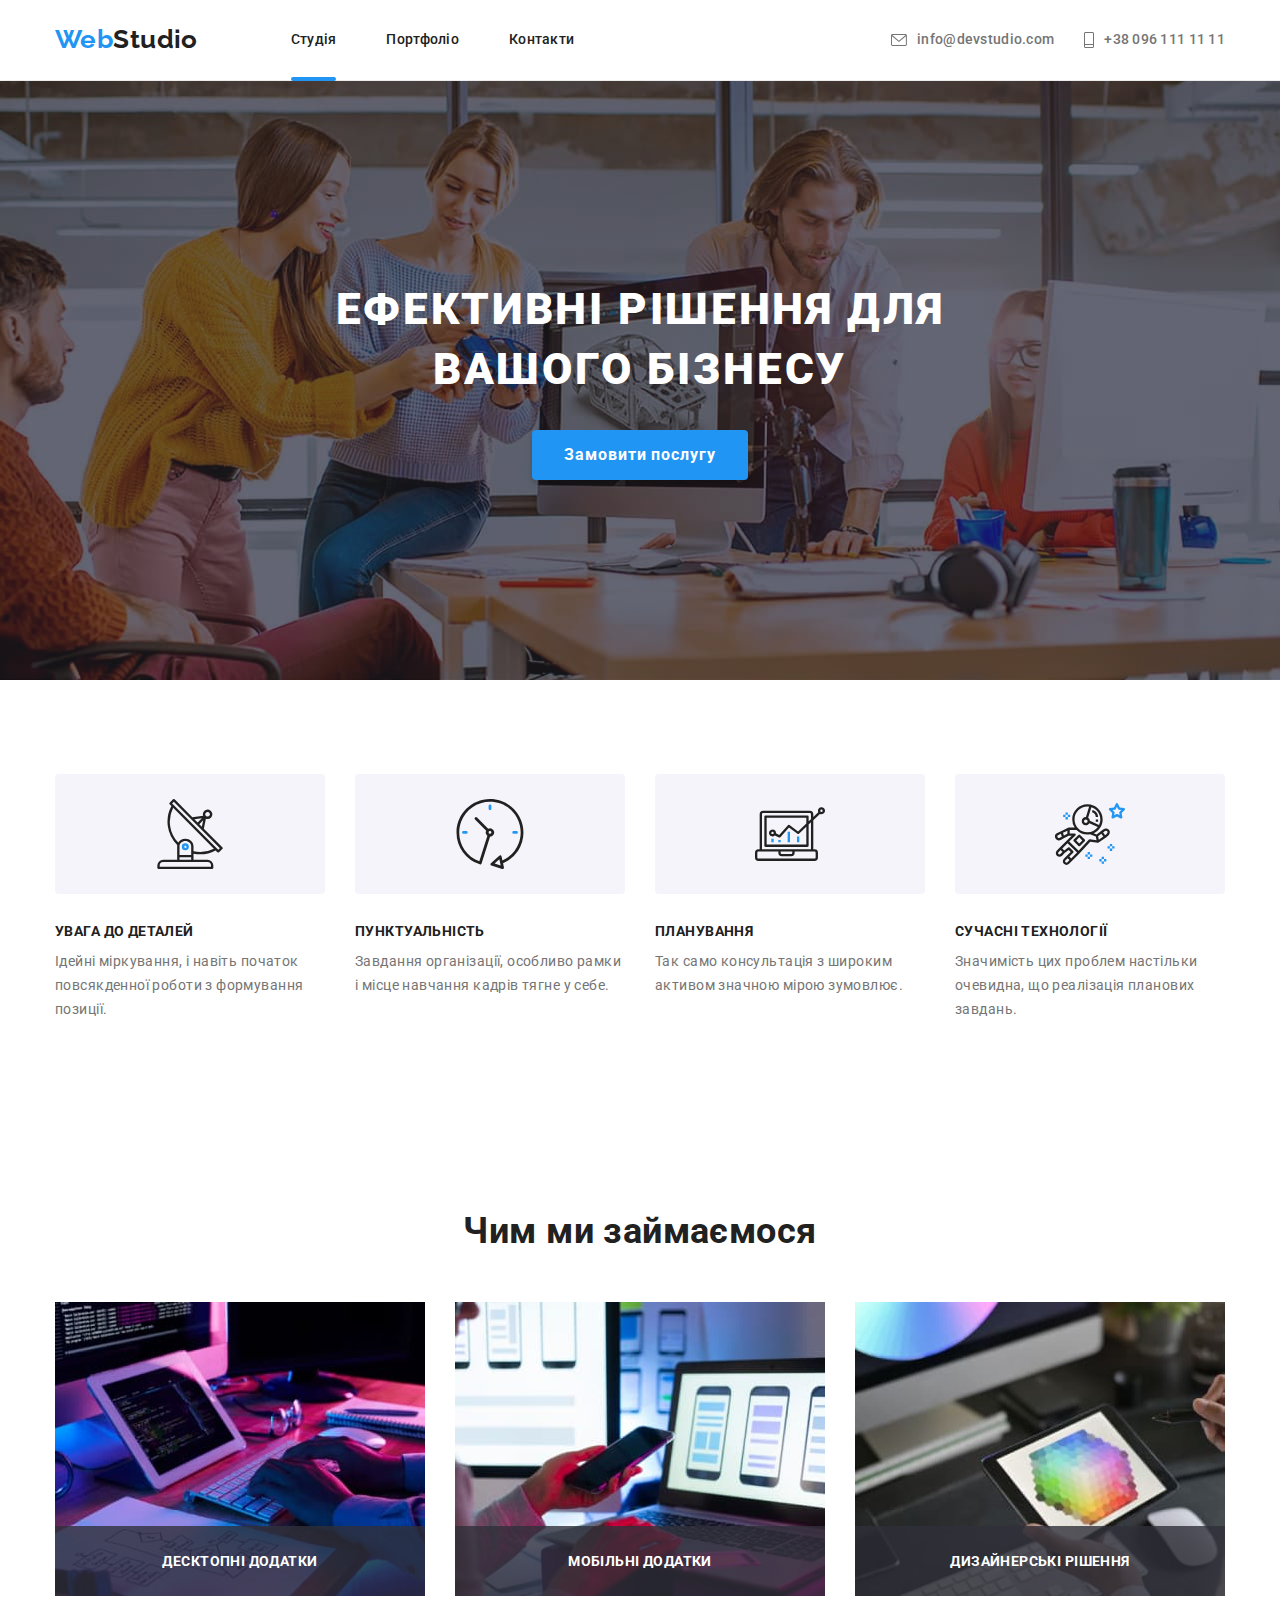
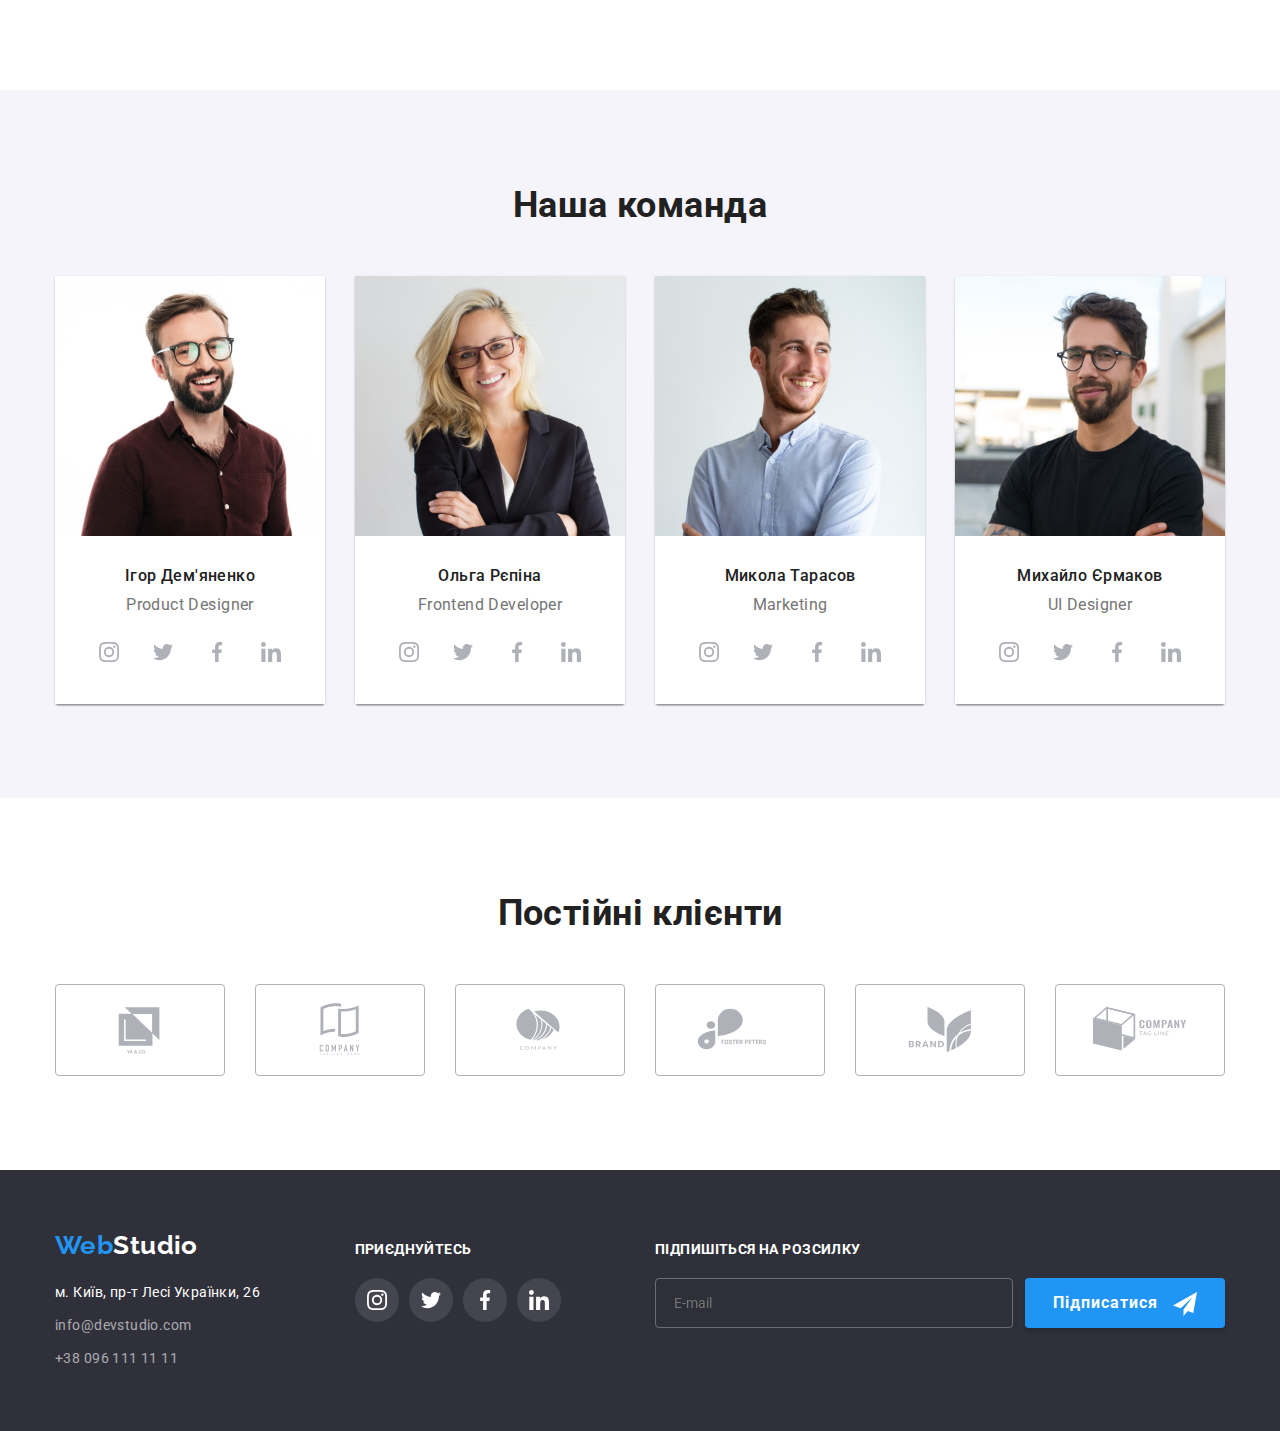
<file: index.html>
<!DOCTYPE html>
<html lang="uk">
  <head>
    <meta charset="UTF-8" />
    <meta http-equiv="X-UA-Compatible" content="IE=edge" />
    <meta name="viewport" content="width=device-width, initial-scale=1.0" />

    <link rel="preconnect" href="https://fonts.googleapis.com" />
    <link rel="preconnect" href="https://fonts.gstatic.com" crossorigin />
    <link
      href="https://fonts.googleapis.com/css2?family=Raleway:wght@700&amp;family=Roboto:wght@400;500;700;900&amp;display=swap"
      rel="stylesheet"
    />
    <link rel="stylesheet" href="./css/main.min.css" />

    <title>WebStudio</title>
  </head>

  <body>
    <header class="header">
      <div class="container">
        <nav class="header__navigation">
          <a class="logo navigation__logo" href="index.html">
            Web<span class="word-studio-1">Studio</span></a
          >
          <ul class="header__menu">
            <li class="menu__item">
              <a class="menu__link current" href="index.html">Студія</a>
            </li>
            <li class="menu__item">
              <a class="menu__link" href="portfolio.html">Портфоліо</a>
            </li>
            <li class="menu__item">
              <a class="menu__link" href="#contacts">Контакти</a>
            </li>
          </ul>

          <ul class="header__contacts">
            <li class="contacts__item">
              <a class="contacts__link" href="mailto:info@devstudio.com">
                <svg width="16" height="12">
                  <use href="./img/svg/icons.svg#icon-mail-icon" />
                </svg>
                info@devstudio.com
              </a>
            </li>
            <li class="contacts__item">
              <a class="contacts__link" href="tel:+380961111111">
                <svg width="10" height="16">
                  <use href="./img/svg/icons.svg#icon-phone-icon" />
                </svg>
                +38 096 111 11 11
              </a>
            </li>
          </ul>
        </nav>
      </div>
    </header>

    <main>
      <section class="banner">
        <div class="container">
          <h1 class="banner__title">Ефективні рішення для вашого бізнесу</h1>
          <button class="banner__button" type="button" data-modal-open>
            Замовити послугу
          </button>
        </div>
      </section>

      <section class="hero">
        <div class="container">
            <ul class="soc__list">
              <p class="unseen">особливості</p>
              <li class="soc__item">
                <div class="soc__icon-box">
                  <svg class="soc__icon" width="70" height="70">
                    <use href="./img/svg/icons.svg#icon-antenna" />
                  </svg>
                </div>
                <h3 class="soc__title">УВАГА ДО ДЕТАЛЕЙ</h3>
                <p class="soc__text">
                  Ідейні міркування, і навіть початок повсякденної роботи з
                  формування позиції.
                </p>
              </li>

              <li class="soc__item">
                <div class="soc__icon-box">
                  <svg class="soc__icon" width="70" height="70">
                    <use href="./img/svg/icons.svg#icon-clock" />
                  </svg>
                </div>
                <h3 class="soc__title">ПУНКТУАЛЬНІСТЬ</h3>
                <p class="soc__text">
                  Завдання організації, особливо рамки і місце навчання кадрів
                  тягне у себе.
                </p>
              </li>

              <li class="soc__item">
                <div class="soc__icon-box">
                  <svg class="soc__icon" width="70" height="70">
                    <use href="./img/svg/icons.svg#icon-diagram" />
                  </svg>
                </div>
                <h3 class="soc__title">ПЛАНУВАННЯ</h3>
                <p class="soc__text">
                  Так само консультація з широким активом значною мірою
                  зумовлює.
                </p>
              </li>

              <li class="soc__item">
                <div class="soc__icon-box">
                  <svg class="soc__icon" width="70" height="70">
                    <use href="./img/svg/icons.svg#icon-astronaut" />
                  </svg>
                </div>
                <h3 class="soc__title">СУЧАСНІ ТЕХНОЛОГІЇ</h3>
                <p class="soc__text">
                  Значимість цих проблем настільки очевидна, що реалізація
                  планових завдань.
                </p>
              </li>
            </ul>
        </div>
      </section>

      <section class="projects">
        <div class="container">
            <h2 class="project__title">Чим ми займаємося</h2>
            <ul class="project__list">
              <li class="project__item">
                <div class="project__card">
                  <img
                    src="img/works-1.jpg"
                    alt="Робота за комп'ютером"
                    width="370"
                    height="294"
                  />
                  <h4 class="project__description">Десктопні додатки</h4>
                </div>
              </li>
              <li class="project__item">
                <div class="project__card">
                  <img
                    src="img/works-2.jpg"
                    alt="Робота зі смартфоном за комп'ютером"
                    width="370"
                    height="294"
                  />
                  <h4 class="project__description">Мобільні додатки</h4>
                </div>
              </li>
              <li class="project__item">
                <div class="project__card">
                  <img
                    src="img/works-3.jpg"
                    alt="Робота з планшетом за комп'ютером"
                    width="370"
                    height="294"
                  />
                  <h4 class="project__description">Дизайнерські рішення</h4>
                </div>
              </li>
            </ul>
        </div>
      </section>

      <section class="team">
        <div class="container">
          <div class="command">
            <h2 class="command__title">Наша команда</h2>
            <ul class="command__list">
              <li class="command__item">
                <img
                  src="./img/teammate-1.jpg"
                  alt="Член команди 1"
                  width="270"
                  height="260"
                />
                <div class="description">
                  <h3 class="command__name">Ігор Дем'яненко</h3>
                  <p class="command__position">Product Designer</p>
                  <ul class="command__soc-list">
                    <li class="command__soc-item">
                      <a href="#" class="command__soc-link">
                        <svg class="command__soc-icon" width="20" height="20">
                          <use href="./img/svg/icons.svg#icon-instagram" />
                        </svg>
                      </a>
                    </li>
                    <li class="command__soc-item">
                      <a href="#" class="command__soc-link">
                        <svg class="command__soc-icon" width="20" height="20">
                          <use href="./img/svg/icons.svg#icon-twitter" />
                        </svg>
                      </a>
                    </li>
                    <li class="command__soc-item">
                      <a href="#" class="command__soc-link">
                        <svg class="command__soc-icon" width="20" height="20">
                          <use href="./img/svg/icons.svg#icon-facebook" />
                        </svg>
                      </a>
                    </li>
                    <li class="command__soc-item">
                      <a href="#" class="command__soc-link">
                        <svg class="command__soc-icon" width="20" height="20">
                          <use href="./img/svg/icons.svg#icon-linkedin" />
                        </svg>
                      </a>
                    </li>
                  </ul>
                </div>
              </li>
              <li class="command__item">
                <img
                  src="./img/teammate-2.jpg"
                  alt="Член команди 2"
                  width="270"
                  height="260"
                />
                <div class="description">
                  <h3 class="command__name">Ольга Рєпіна</h3>
                  <p class="command__position">Frontend Developer</p>
                  <ul class="command__soc-list">
                    <li class="command__soc-item">
                      <a href="#" class="command__soc-link">
                        <svg class="command__soc-icon" width="20" height="20">
                          <use href="./img/svg/icons.svg#icon-instagram" />
                        </svg>
                      </a>
                    </li>
                    <li class="command__soc-item">
                      <a href="#" class="command__soc-link">
                        <svg class="command__soc-icon" width="20" height="20">
                          <use href="./img/svg/icons.svg#icon-twitter" />
                        </svg>
                      </a>
                    </li>
                    <li class="command__soc-item">
                      <a href="#" class="command__soc-link">
                        <svg class="command__soc-icon" width="20" height="20">
                          <use href="./img/svg/icons.svg#icon-facebook" />
                        </svg>
                      </a>
                    </li>
                    <li class="command__soc-item">
                      <a href="#" class="command__soc-link">
                        <svg class="command__soc-icon" width="20" height="20">
                          <use href="./img/svg/icons.svg#icon-linkedin" />
                        </svg>
                      </a>
                    </li>
                  </ul>
                </div>
              </li>
              <li class="command__item">
                <img
                  src="./img/teammate-3.jpg"
                  alt="Член команди 3"
                  width="270"
                  height="260"
                />
                <div class="description">
                  <h3 class="command__name">Микола Тарасов</h3>
                  <p class="command__position">Marketing</p>
                  <ul class="command__soc-list">
                    <li class="command__soc-item">
                      <a href="#" class="command__soc-link">
                        <svg class="command__soc-icon" width="20" height="20">
                          <use href="./img/svg/icons.svg#icon-instagram" />
                        </svg>
                      </a>
                    </li>
                    <li class="command__soc-item">
                      <a href="#" class="command__soc-link">
                        <svg class="command__soc-icon" width="20" height="20">
                          <use href="./img/svg/icons.svg#icon-twitter" />
                        </svg>
                      </a>
                    </li>
                    <li class="command__soc-item">
                      <a href="#" class="command__soc-link">
                        <svg class="command__soc-icon" width="20" height="20">
                          <use href="./img/svg/icons.svg#icon-facebook" />
                        </svg>
                      </a>
                    </li>
                    <li class="command__soc-item">
                      <a href="#" class="command__soc-link">
                        <svg class="command__soc-icon" width="20" height="20">
                          <use href="./img/svg/icons.svg#icon-linkedin" />
                        </svg>
                      </a>
                    </li>
                  </ul>
                </div>
              </li>
              <li class="command__item">
                <img
                  src="./img/teammate-4.jpg"
                  alt="Член команди 4"
                  width="270"
                  height="260"
                />
                <div class="description">
                  <h3 class="command__name">Михайло Єрмаков</h3>
                  <p class="command__position">UI Designer</p>
                  <ul class="command__soc-list">
                    <li class="command__soc-item">
                      <a href="#" class="command__soc-link">
                        <svg class="command__soc-icon" width="20" height="20">
                          <use href="./img/svg/icons.svg#icon-instagram" />
                        </svg>
                      </a>
                    </li>
                    <li class="command__soc-item">
                      <a href="#" class="command__soc-link">
                        <svg class="command__soc-icon" width="20" height="20">
                          <use href="./img/svg/icons.svg#icon-twitter" />
                        </svg>
                      </a>
                    </li>
                    <li class="command__soc-item">
                      <a href="#" class="command__soc-link">
                        <svg class="command__soc-icon" width="20" height="20">
                          <use href="./img/svg/icons.svg#icon-facebook" />
                        </svg>
                      </a>
                    </li>
                    <li class="command__soc-item">
                      <a href="#" class="command__soc-link">
                        <svg class="command__soc-icon" width="20" height="20">
                          <use href="./img/svg/icons.svg#icon-linkedin" />
                        </svg>
                      </a>
                    </li>
                  </ul>
                </div>
              </li>
            </ul>
          </div>
        </div>
      </section>

      <section class="partners">
        <div class="container">
          <div class="clients">
            <h2 class="clients__title">Постійні клієнти</h2>
            <ul class="clients__list">
              <li class="clients__item">
                <a href="#" class="clients__link">
                  <svg class="clients__icon" width="106" height="60">
                    <use href="./img/svg/icons.svg#icon-logo-1" />
                  </svg>
                </a>
              </li>
              <li class="clients__item">
                <a href="#" class="clients__link">
                  <svg class="clients__icon" width="106" height="60">
                    <use href="./img/svg/icons.svg#icon-logo-2" />
                  </svg>
                </a>
              </li>
              <li class="clients__item">
                <a href="#" class="clients__link">
                  <svg class="clients__icon" width="106" height="60">
                    <use href="./img/svg/icons.svg#icon-logo-3" />
                  </svg>
                </a>
              </li>
              <li class="clients__item">
                <a href="#" class="clients__link">
                  <svg class="clients__icon" width="106" height="60">
                    <use href="./img/svg/icons.svg#icon-logo-4" />
                  </svg>
                </a>
              </li>
              <li class="clients__item">
                <a href="#" class="clients__link">
                  <svg class="clients__icon" width="106" height="60">
                    <use href="./img/svg/icons.svg#icon-logo-5" />
                  </svg>
                </a>
              </li>
              <li class="clients__item">
                <a href="#" class="clients__link">
                  <svg class="clients__icon" width="106" height="60">
                    <use href="./img/svg/icons.svg#icon-logo-6" />
                  </svg>
                </a>
              </li>
            </ul>
          </div>
        </div>
      </section>
    </main>

    <footer>
      <div class="footer-container container">
        <div class="footer-logo-contacts">
          <a class="logo footer-logo" href="index.html">
            Web<span class="word-studio-2">Studio</span></a
          >
          <address id="contacts">
            <ul>
              <li class="contact-item">
                <a
                  class="adds"
                  href="https://goo.gl/maps/CPtrU1FHBa2aNyZL9"
                  target="_blank"
                  rel="noopener noreferrer nofollow"
                  >м. Київ, пр-т Лесі Українки, 26
                </a>
              </li>
              <li class="contact-item">
                <a class="footer-contact-link" href="mailto:info@devstudio.com"
                  >info@devstudio.com</a
                >
              </li>
              <li class="contact-item">
                <a class="footer-contact-link" href="tel:+380961111111"
                  >+38 096 111 11 11</a
                >
              </li>
            </ul>
          </address>
        </div>

        <div class="footer-soc-networks">
          <p class="footer-soc-title">приєднуйтесь</p>
          <ul class="footer-soc-list">
            <li class="footer-soc-item">
              <a href="#" class="footer-soc-link">
                <svg class="footer-soc-icon" width="20" height="20">
                  <use href="./img/svg/icons.svg#icon-instagram" />
                </svg>
              </a>
            </li>
            <li class="footer-soc-item">
              <a href="#" class="footer-soc-link">
                <svg class="footer-soc-icon" width="20" height="20">
                  <use href="./img/svg/icons.svg#icon-twitter" />
                </svg>
              </a>
            </li>
            <li class="footer-soc-item">
              <a href="#" class="footer-soc-link">
                <svg class="footer-soc-icon" width="20" height="20">
                  <use href="./img/svg/icons.svg#icon-facebook" />
                </svg>
              </a>
            </li>
            <li class="footer-soc-item">
              <a href="#" class="footer-soc-link">
                <svg class="footer-soc-icon" width="20" height="20">
                  <use href="./img/svg/icons.svg#icon-linkedin" />
                </svg>
              </a>
            </li>
          </ul>
        </div>
        <div class="box-email-to">
          <p class="footer-email-to">підпишіться на розсилку</p>
          <form class="modal-form-footer">
            <label>
              <input
                class="footer-input"
                name="text"
                placeholder="E-mail"
                type="email"
                id="email-input"
              />
            </label>
            <button type="submit" class="form-bnt">
              Підписатися
              <svg class="bnt-icon" width="24" height="24">
                <use href="./img/svg/icons.svg#icon-telegram"></use>
              </svg>
            </button>
          </form>
        </div>
      </div>
    </footer>
    <div class="backdrop is-hidden" data-modal>
      <div class="modal">
        <button type="button" class="modal-close" data-modal-close>
          <svg class="modal-close-icon" width="18" height="18">
            <use href="./img/svg/symbol-defs.svg#icon-close"></use>
          </svg>
        </button>
        <p class="modal-title">Залиште свої дані, ми вам передзвонимо</p>
        <form class="modal-form">
          <div class="input-wrap">
            <label class="input-label">
              <span class="form-title-name">Ім'я</span>
              <input
                class="modal-input"
                type="text"
                name="user_name"
                required
              />
              <svg class="modal-input-name" width="18" height="18">
                <use href="./img/svg/icons.svg#icon-person"></use>
              </svg>
            </label>
          </div>
          <div class="input-wrap">
            <label class="input-label">
              <span class="form-title">Телефон</span>
              <input
                class="modal-input"
                type="tel"
                name="user_phone_number"
                required
              />
              <svg class="modal-input-phone" width="18" height="18">
                <use href="./img/svg/icons.svg#icon-phone"></use>
              </svg>
            </label>
          </div>
          <div class="input-wrap">
            <label class="input-label">
              <span class="form-title">Пошта</span>
              <input
                class="modal-input"
                type="email"
                name="user_email"
                required
              />
              <svg class="modal-input-mail" width="18" height="18">
                <use href="./img/svg/icons.svg#icon-email"></use>
              </svg>
            </label>
          </div>
          <label class="input-label">
            <span class="form-title">Коментар</span>
            <textarea
              class="form-textarea"
              name="text"
              placeholder="Введіть текст"
            ></textarea>
          </label>
          <div class="input-post">
            <input
              class="input-check unseen"
              type="checkbox"
              name="policy"
              id="privacy"
            />
            <label for="privacy" class="check-text">
              <span class="inpt-check">
                <svg class="check-icon" width="16" height="15">
                  <use href="./img/svg/icons.svg#icon-vector"></use>
                </svg>
              </span>
              Погоджуюся з розсилкою та приймаю
              <a href="#" class="link-input">Умови договору</a>
            </label>
          </div>
          <div class="btn-send">
            <button class="form-btn" type="submit">Відправити</button>
          </div>
        </form>
      </div>
    </div>
    <script src="./js/modal.js"></script>
  </body>
</html>
</file>
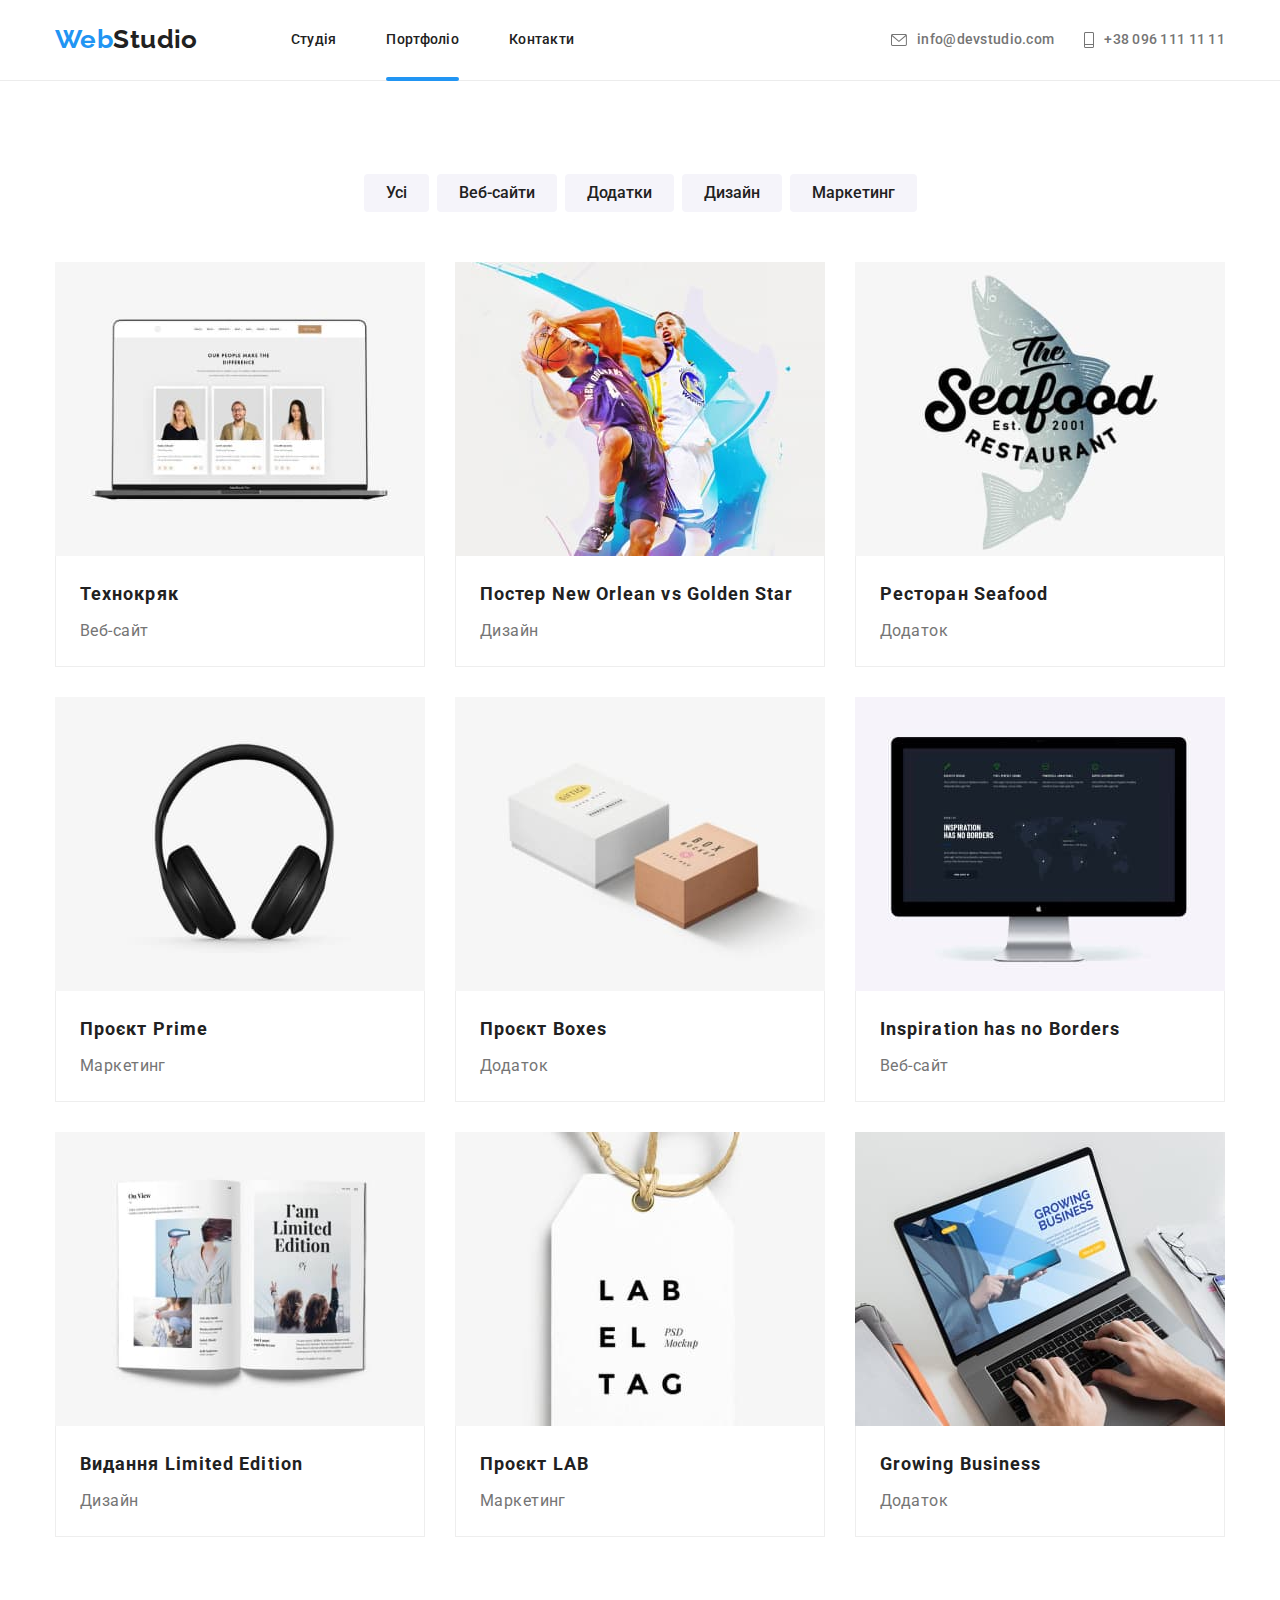
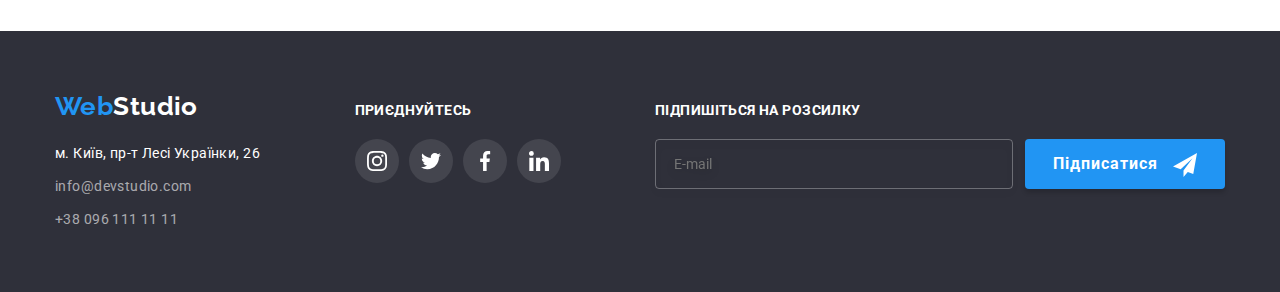
<file: portfolio.html>
<!DOCTYPE html>
<html lang="uk">
  <head>
    <meta charset="UTF-8" />
    <meta http-equiv="X-UA-Compatible" content="IE=edge" />
    <meta name="viewport" content="width=device-width, initial-scale=1.0" />

    <link rel="preconnect" href="https://fonts.googleapis.com" />
    <link rel="preconnect" href="https://fonts.gstatic.com" crossorigin />
    <link
      href="https://fonts.googleapis.com/css2?family=Raleway:wght@700&amp;family=Roboto:wght@400;500;700;900&amp;display=swap"
      rel="stylesheet"
    />
    <link rel="stylesheet" href="./css/main.min.css">
    <title>WebStudio</title>
  </head>

  <body>
   <header class="header">
      <div class="container">
        <nav class="header__navigation">
          <a class="logo navigation__logo" href="index.html">
            Web<span class="word-studio-1">Studio</span></a
          >
          <ul class="header__menu">
            <li class="menu__item">
              <a class="menu__link" href="index.html">Студія</a>
            </li>
            <li class="menu__item">
              <a class="menu__link current" href="portfolio.html">Портфоліо</a>
            </li>
            <li class="menu__item">
              <a class="menu__link" href="#contacts">Контакти</a>
            </li>
          </ul>

            <ul class="header__contacts">
              <li class="contacts__item">
                <a class="contacts__link" href="mailto:info@devstudio.com">
                  <svg width="16" height="12">
                    <use href="./img/svg/icons.svg#icon-mail-icon" />
                  </svg>
                  info@devstudio.com
                </a>
              </li>
              <li class="contacts__item">
                <a class="contacts__link" href="tel:+380961111111">
                  <svg width="10" height="16">
                    <use href="./img/svg/icons.svg#icon-phone-icon" />
                  </svg>
                  +38 096 111 11 11
                </a>
              </li>
            </ul>
        </nav>
      </div>
    </header>

    <main>
      <section class="project">
          <div class="container">
            <h1 class="unseen">Портфоліо</h1>
          <ul class="filter-list">
            <li class="filter-item">
              <button class="filter-btn" type="button">
                Усі
              </button>
            </li>
            <li class="filter-item">
              <button class="filter-btn" type="button">
                Веб-сайти
              </button>
            </li>
            <li class="filter-item">
              <button class="filter-btn" type="button">
                Додатки
              </button>
            </li>
            <li class="filter-item">
              <button class="filter-btn" type="button">
                Дизайн
              </button>
            </li>
            <li class="filter-item">
              <button class="filter-btn" type="button">
                Маркетинг
              </button>
            </li>
          </ul>

          <ul class="project-list">
            <li class="project-item">
              <a class="project-link" href="#">
                  <div class="project-definition">
                    <img
                      src="./img/portfolio-1.jpg"
                      alt="Візуальне зображення сайту Технокряк"
                      width="370"
                      height="294"
                    />
                    <p class="definition-text">
                      Ресурс пропонує комплексні пропозиції з різним рівнем
                      функціоналу та сервісів. Все це дозволить відвідувачу
                      отримати вичерпні відомості про компанію чи приватну
                      особу.
                    </p>
                  </div>
                  <div class="portfolio-description">
                    <h3 class="project-name">Технокряк</h3>
                    <p class="project-type">Веб-сайт</p>
                  </div>
              </a>
            </li>

            <li class="project-item">
              <a class="project-link" href="#">
                  <div class="project-definition">
                    <img
                      src="./img/portfolio-2.jpg"
                      alt="Баскетболіст New Orlean та Golden Star"
                      width="370"
                      height="294"
                    />
                    <p class="definition-text">
                      Ресурс пропонує комплексні пропозиції з різним рівнем
                      функціоналу та сервісів. Все це дозволить відвідувачу
                      отримати вичерпні відомості про компанію чи приватну
                      особу.
                    </p>
                  </div>
                  <div class="portfolio-description">
                    <h3 class="project-name">
                      Постер New Orlean vs Golden Star
                    </h3>
                    <p class="project-type">Дизайн</p>
                  </div>
              </a>
            </li>

            <li class="project-item">
              <a class="project-link" href="#">
                  <div class="project-definition">
                    <img
                      src="./img/portfolio-3.jpg"
                      alt="Візуальне зображення ресторан Seafood на фоні форелі"
                      width="370"
                      height="294"
                    />
                    <p class="definition-text">
                      Ресурс пропонує комплексні пропозиції з різним рівнем
                      функціоналу та сервісів. Все це дозволить відвідувачу
                      отримати вичерпні відомості про компанію чи приватну
                      особу.
                    </p>
                  </div>
                  <div class="portfolio-description">
                    <h3 class="project-name">Ресторан Seafood</h3>
                    <p class="project-type">Додаток</p>
                  </div>
              </a>
            </li>

            <li class="project-item">
              <a class="project-link" href="#">
                  <div class="project-definition">
                    <img
                      src="./img/portfolio-4.jpg"
                      alt="Чорні навушників"
                      width="370"
                      height="294"
                    />
                    <p class="definition-text">
                      Ресурс пропонує комплексні пропозиції з різним рівнем
                      функціоналу та сервісів. Все це дозволить відвідувачу
                      отримати вичерпні відомості про компанію чи приватну
                      особу.
                    </p>
                  </div>
                  <div class="portfolio-description">
                    <h3 class="project-name">Проєкт Prime</h3>
                    <p class="project-type">Маркетинг</p>
                  </div>
              </a>
            </li>

            <li class="project-item">
              <a class="project-link" href="#">
                  <div class="project-definition">
                    <img
                      src="./img/portfolio-5.jpg"
                      alt="Білий та коричневий підручники"
                      width="370"
                      height="294"
                    />
                    <p class="definition-text">
                      Ресурс пропонує комплексні пропозиції з різним рівнем
                      функціоналу та сервісів. Все це дозволить відвідувачу
                      отримати вичерпні відомості про компанію чи приватну
                      особу.
                    </p>
                  </div>
                  <div class="portfolio-description">
                    <h3 class="project-name">Проєкт Boxes</h3>
                    <p class="project-type">Додаток</p>
                  </div>
              </a>
            </li>

            <li class="project-item">
              <a class="project-link" href="#">
                  <div class="project-definition">
                    <img
                      src="./img/portfolio-6.jpg"
                      alt="Монітор iMac з візуальним зображенням сайту Inspiration has no Borders"
                      width="370"
                      height="294"
                    />
                    <p class="definition-text">
                      Ресурс пропонує комплексні пропозиції з різним рівнем
                      функціоналу та сервісів. Все це дозволить відвідувачу
                      отримати вичерпні відомості про компанію чи приватну
                      особу.
                    </p>
                  </div>
                  <div class="portfolio-description">
                    <h3 class="project-name">Inspiration has no Borders</h3>
                    <p class="project-type">Веб-сайт</p>
                  </div>
              </a>
            </li>

            <li class="project-item">
              <a class="project-link" href="#">
                  <div class="project-definition">
                    <img
                      src="./img/portfolio-7.jpg"
                      alt="Дві розгорнуті сторінки журналу Limited Edition"
                      width="370"
                      height="294"
                    />
                    <p class="definition-text">
                      Ресурс пропонує комплексні пропозиції з різним рівнем
                      функціоналу та сервісів. Все це дозволить відвідувачу
                      отримати вичерпні відомості про компанію чи приватну
                      особу.
                    </p>
                  </div>
                  <div class="portfolio-description">
                    <h3 class="project-name">Видання Limited Edition</h3>
                    <p class="project-type">Дизайн</p>
                  </div>
              </a>
            </li>

            <li class="project-item">
              <a class="project-link" href="#">
                  <div class="project-definition">
                    <img
                      src="./img/portfolio-8.jpg"
                      alt="Біла паперова бірка з логотипом LAB"
                      width="370"
                      height="294"
                    />
                    <p class="definition-text">
                      Ресурс пропонує комплексні пропозиції з різним рівнем
                      функціоналу та сервісів. Все це дозволить відвідувачу
                      отримати вичерпні відомості про компанію чи приватну
                      особу.
                    </p>
                  </div>
                  <div class="portfolio-description">
                    <h3 class="project-name">Проєкт LAB</h3>
                    <p class="project-type">Маркетинг</p>
                  </div>
              </a>
            </li>

            <li class="project-item">
              <a class="project-link" href="#">
                  <div class="project-definition">
                    <img
                      src="./img/portfolio-9.jpg"
                      alt="Візуальне зображення роботи за комп'ютером з сайтом Growing Business"
                      width="370"
                      height="294"
                    />
                    <p class="definition-text">
                      Ресурс пропонує комплексні пропозиції з різним рівнем
                      функціоналу та сервісів. Все це дозволить відвідувачу
                      отримати вичерпні відомості про компанію чи приватну
                      особу.
                    </p>
                  </div>
                  <div class="portfolio-description">
                    <h3 class="project-name">Growing Business</h3>
                    <p class="project-type">Додаток</p>
                  </div>
              </a>
            </li>
          </ul>
        </div>
      </section>
    </main>

      <footer>
      <div class="footer-container container">
        <div class="footer-logo-contacts">
          <a class="logo footer-logo" href="index.html">
            Web<span class="word-studio-2">Studio</span></a
          >
          <address id="contacts">
            <ul>
              <li class="contact-item">
                <a
                  class="adds"
                  href="https://goo.gl/maps/CPtrU1FHBa2aNyZL9"
                  target="_blank"
                  rel="noopener noreferrer nofollow"
                  >м. Київ, пр-т Лесі Українки, 26
                </a>
              </li>
              <li class="contact-item">
                <a class="footer-contact-link" href="mailto:info@devstudio.com"
                  >info@devstudio.com</a
                >
              </li>
              <li class="contact-item">
                <a class="footer-contact-link" href="tel:+380961111111"
                  >+38 096 111 11 11</a
                >
              </li>
            </ul>
          </address>
        </div>

        <div class="footer-soc-networks">
          <p class="footer-soc-title">приєднуйтесь</p>
          <ul class="footer-soc-list">
            <li class="footer-soc-item">
              <a href="#" class="footer-soc-link">
                <svg class="footer-soc-icon" width="20" height="20">
                  <use href="./img/svg/icons.svg#icon-instagram" />
                </svg>
              </a>
            </li>
            <li class="footer-soc-item">
              <a href="#" class="footer-soc-link">
                <svg class="footer-soc-icon" width="20" height="20">
                  <use href="./img/svg/icons.svg#icon-twitter" />
                </svg>
              </a>
            </li>
            <li class="footer-soc-item">
              <a href="#" class="footer-soc-link">
                <svg class="footer-soc-icon" width="20" height="20">
                  <use href="./img/svg/icons.svg#icon-facebook" />
                </svg>
              </a>
            </li>
            <li class="footer-soc-item">
              <a href="#" class="footer-soc-link">
                <svg class="footer-soc-icon" width="20" height="20">
                  <use href="./img/svg/icons.svg#icon-linkedin" />
                </svg>
              </a>
            </li>
          </ul>
        </div>
        <div class="box-email-to">
          <p class="footer-email-to">підпишіться на розсилку</p>
          <form class="modal-form-footer">
           <label>
            <input class="footer-input" name="text" placeholder="E-mail" type="email" id="email-input">
          </label>
            <button type="submit" class="form-bnt">
            Підписатися
            <svg class="bnt-icon" width="24" height="24">
              <use href="./img/svg/icons.svg#icon-telegram"></use>
            </svg>
          </button>
          </form>
          </div>
        </div>
    </footer>
  </body>
</html>
</file>
<file: css/main.min.css>
*,::after,::before{-webkit-box-sizing:border-box;box-sizing:border-box}html{-moz-tab-size:4;-o-tab-size:4;tab-size:4}html{line-height:1.15;-webkit-text-size-adjust:100%}body{margin:0}body{font-family:system-ui,-apple-system,"Segoe UI",Roboto,Helvetica,Arial,sans-serif,"Apple Color Emoji","Segoe UI Emoji"}hr{height:0;color:inherit}abbr[title]{-webkit-text-decoration:underline dotted;text-decoration:underline dotted}b,strong{font-weight:bolder}code,kbd,pre,samp{font-family:ui-monospace,SFMono-Regular,Consolas,"Liberation Mono",Menlo,monospace;font-size:1em}small{font-size:80%}sub,sup{font-size:75%;line-height:0;position:relative;vertical-align:baseline}sub{bottom:-0.25em}sup{top:-0.5em}table{text-indent:0;border-color:inherit}button,input,optgroup,select,textarea{font-family:inherit;font-size:100%;line-height:1.15;margin:0}button,select{text-transform:none}[type=button],[type=reset],[type=submit],button{-webkit-appearance:button}::-moz-focus-inner{border-style:none;padding:0}:-moz-focusring{outline:1px dotted ButtonText}:-moz-ui-invalid{box-shadow:none}legend{padding:0}progress{vertical-align:baseline}::-webkit-inner-spin-button,::-webkit-outer-spin-button{height:auto}[type=search]{-webkit-appearance:textfield;outline-offset:-2px}::-webkit-search-decoration{-webkit-appearance:none}::-webkit-file-upload-button{-webkit-appearance:button;font:inherit}summary{display:list-item}.header{background:var(--white-color);-webkit-box-orient:horizontal;-webkit-box-direction:normal;-ms-flex-direction:row;flex-direction:row;border-bottom-width:1px;border-bottom-style:solid;border-bottom-color:var(--bottom-color);position:fixed;width:100%;top:0;z-index:5}.header__navigation{display:-webkit-box;display:-ms-flexbox;display:flex}.logo{font-family:"Raleway";font-weight:700;font-size:26px;line-height:1.19;color:var(--accent-color)}.navigation__logo{padding-top:24px;padding-bottom:25px;margin-right:93px}.header__menu{display:-webkit-box;display:-ms-flexbox;display:flex;gap:50px}.current:visited{color:var(--accent-color)}.current::after{content:"";display:block;width:100%;height:4px;background-color:var(--accent-color);border-radius:2px;position:absolute;margin-top:29px}.word-studio-1{color:var(--secondary-text-color)}.menu__link{font-weight:500;line-height:1.14;letter-spacing:.02em;color:var(--secondary-text-color);gap:50px;position:relative;padding-top:32px;padding-bottom:32px;display:block;-webkit-transition:color 250ms cubic-bezier(0.4, 0, 0.2, 1);transition:color 250ms cubic-bezier(0.4, 0, 0.2, 1)}.menu__link:hover,.menu__link:focus{color:var(--accent-color)}.header__contacts{display:-webkit-box;display:-ms-flexbox;display:flex;gap:30px;margin-left:auto}.contacts__link{font-weight:500;line-height:1.14;letter-spacing:.02em;color:var(--primary-text-color);fill:currentColor;display:-webkit-box;display:-ms-flexbox;display:flex;-webkit-box-align:center;-ms-flex-align:center;align-items:center;gap:10px;padding-top:32px;padding-bottom:32px;-webkit-transition:color 250ms cubic-bezier(0.4, 0, 0.2, 1);transition:color 250ms cubic-bezier(0.4, 0, 0.2, 1)}.contacts__link:hover,.contacts__link:focus{color:var(--accent-color)}p,h1,h2,h3,h4,h5,h6{margin:0}ul,ol{margin:0;padding-left:0}button{cursor:pointer}address{font-style:normal}img{display:block;max-width:100%;height:auto}a{text-decoration:none}ul{list-style:none}.container{width:1200px;padding-left:15px;padding-right:15px;margin:0 auto}.unseen{position:absolute;width:1px;height:1px;margin:-1px;border:0;padding:0;white-space:nowrap;-webkit-clip-path:inset(100%);clip-path:inset(100%);clip:rect(0 0 0 0);overflow:hidden}:root{--primary-text-color: #757575;--secondary-text-color: #212121;--white-color: #ffffff;--black-color: #000000;--background-our-team: #f5f4fa;--background-hero-footer: #2f303a;--accent-color: #2195f3;--button-active: #188ce8;--body-color: #f5f5f5;--bottom-color: #ececec;--icon-color: #afb1b8;--portfolio-definition: rgba(33, 150, 243, 0.9);--banner: rgba(47, 48, 58, 0.4)}body{font-family:"Roboto",sans-serif;font-size:14px;letter-spacing:.03em;background-color:var(--white-color);padding-top:80px}.backdrop{width:100%;height:100%;position:fixed;top:0;background-color:rgba(0,0,0,.2);-webkit-transition:opacity 250ms linear,visibility 250ms linear;transition:opacity 250ms linear,visibility 250ms linear}.modal{width:528px;height:581px;background-color:var(--white-color);position:absolute;top:50%;left:50%;-webkit-transform:translate(-50%, -50%) scaleY(1);transform:translate(-50%, -50%) scaleY(1);-webkit-transition:-webkit-transform 250ms linear;transition:-webkit-transform 250ms linear;transition:transform 250ms linear;transition:transform 250ms linear, -webkit-transform 250ms linear;border-radius:4px;padding:40px}.modal-close{width:30px;height:30px;background-color:rgba(0,0,0,0);border:1px solid rgba(0,0,0,.1);border-radius:50%;position:absolute;right:10px;top:10px;display:-webkit-box;display:-ms-flexbox;display:flex;-webkit-box-align:center;-ms-flex-align:center;align-items:center;-webkit-box-pack:center;-ms-flex-pack:center;justify-content:center;cursor:pointer}.modal-close-icon{-webkit-transition:250ms cubic-bezier(0.4, 0, 0.2, 1);transition:250ms cubic-bezier(0.4, 0, 0.2, 1)}.modal-close-icon:hover,:focus{fill:var(--accent-color)}.backdrop.is-hidden{opacity:0;visibility:hidden;pointer-events:none}.backdrop.is-hidden .modal{-webkit-transform:translate(-50%, -50%) scaleY(0);transform:translate(-50%, -50%) scaleY(0)}.modal-title{font-weight:700;font-size:20px;line-height:1.15;letter-spacing:.03em;color:var(--secondary-text-color);text-align:center}.modal-input{width:448px;height:40px;border:1px solid rgba(33,33,33,.2);border-radius:4px;outline:rgba(0,0,0,0);text-indent:42px}.modal-input:focus{border-color:var(--accent-color)}.modal-input:focus+.modal-input-name{fill:var(--accent-color)}.modal-input:focus+.modal-input-phone{fill:var(--accent-color)}.modal-input:focus+.modal-input-mail{fill:var(--accent-color)}.modal-input-name{position:absolute;left:12px;top:50%;-webkit-transition:fill 250ms cubic-bezier(0.4, 0, 0.2, 1);transition:fill 250ms cubic-bezier(0.4, 0, 0.2, 1)}.modal-input-name:hover{fill:var(--accent-color)}.modal-input-phone{position:absolute;left:12px;top:50%;-webkit-transition:fill 250ms cubic-bezier(0.4, 0, 0.2, 1);transition:fill 250ms cubic-bezier(0.4, 0, 0.2, 1)}.modal-input-phone:hover{fill:var(--accent-color)}.modal-input-mail{position:absolute;left:12px;top:50%;-webkit-transition:fill 250ms cubic-bezier(0.4, 0, 0.2, 1);transition:fill 250ms cubic-bezier(0.4, 0, 0.2, 1)}.modal-input-mail:hover{fill:var(--accent-color)}.input-label{display:block;position:relative}.form-title{display:block;font-family:"Roboto";font-style:normal;font-weight:400;font-size:12px;line-height:1.16;letter-spacing:.01em;color:var(--primary-text-color);margin-bottom:4px}.form-title-name{display:block;font-family:"Roboto";font-style:normal;font-weight:400;font-size:12px;line-height:1.16;letter-spacing:.01em;color:var(--primary-text-color);margin-bottom:4px}.form-textarea{display:block;width:448px;height:120px;border:1px solid rgba(33,33,33,.2);border-radius:4px;text-indent:15px;padding-top:12px;resize:none;-webkit-transition:border-color 250ms cubic-bezier(0.4, 0, 0.2, 1);transition:border-color 250ms cubic-bezier(0.4, 0, 0.2, 1)}.form-textarea::-webkit-input-placeholder{margin-left:150px}.form-textarea::-moz-placeholder{margin-left:150px}.form-textarea:-ms-input-placeholder{margin-left:150px}.form-textarea::-ms-input-placeholder{margin-left:150px}.form-textarea::placeholder{margin-left:150px}.form-textarea:focus{border-color:rgba(0,0,0,0)}.form-field{position:absolute;width:425px;height:24px;margin-top:168px;left:52px}.form-btn{width:200px;height:50px;background-color:var(--accent-color);-webkit-box-shadow:0px 4px 4px rgba(0,0,0,.15);box-shadow:0px 4px 4px rgba(0,0,0,.15);border-radius:4px;border-color:rgba(0,0,0,0);font-family:"Roboto",sans-serif;font-weight:700;font-size:16px;line-height:1.87;letter-spacing:.06em;color:var(--white-color)}.check-icon{-webkit-transition:250ms cubic-bezier(0.4, 0, 0.2, 1);transition:250ms cubic-bezier(0.4, 0, 0.2, 1)}.check-text{font-size:14px;line-height:1.71;letter-spacing:.03em;color:var(--primary-text-color);display:-webkit-box;display:-ms-flexbox;display:flex;-webkit-box-align:center;-ms-flex-align:center;align-items:center}.check-text span{content:"";width:16px;height:15px;border:2px solid var(--secondary-text-color);border-radius:3px;margin-left:5px;display:-webkit-box;display:-ms-flexbox;display:flex;-webkit-box-align:center;-ms-flex-align:center;align-items:center;-webkit-box-pack:center;-ms-flex-pack:center;justify-content:center;fill:rgba(0,0,0,0);margin-right:7px}.input-check:checked+.check-text span{background-color:var(--accent-color);border-color:rgba(0,0,0,0);fill:var(--white-color)}.input-check:focus+.check-text span{border-color:var(--accent-color)}.link-input{-webkit-text-decoration-color:#188ce8;text-decoration-color:#188ce8;margin-left:7px;color:#188ce8;-webkit-text-decoration:underline 1px solid var(--accent-color);text-decoration:underline 1px solid var(--accent-color)}.input-wrap{position:relative;margin-bottom:10px}.input-post{display:-webkit-box;display:-ms-flexbox;display:flex;-webkit-box-align:center;-ms-flex-align:center;align-items:center;-webkit-box-pack:center;-ms-flex-pack:center;justify-content:center;margin-top:20px}.btn-send{display:-webkit-box;display:-ms-flexbox;display:flex;-webkit-box-align:center;-ms-flex-align:center;align-items:center;-webkit-box-pack:center;-ms-flex-pack:center;justify-content:center;margin-top:30px}.modal-form{margin-top:12px}body{font-family:"Roboto",sans-serif;font-size:14px;letter-spacing:.03em;background-color:var(--white-color);padding-top:80px}.banner{background-color:var(--banner);padding:200px 0;background-image:-webkit-gradient(linear, left top, left bottom, from(rgba(47, 48, 58, 0.4)), to(rgba(47, 48, 58, 0.4))),url(../img/hero-bg.jpg);background-image:linear-gradient(rgba(47, 48, 58, 0.4), rgba(47, 48, 58, 0.4)),url(../img/hero-bg.jpg);background-repeat:no-repeat;background-position:center;background-size:cover;max-width:1600px;margin:0 auto;text-align:center}.banner__title{font-weight:900;font-size:44px;line-height:1.36;text-align:center;letter-spacing:.06em;text-transform:uppercase;color:var(--white-color);width:696px;margin:0 auto}.banner__button{border:0;border-radius:0;font-family:"Roboto",sans-serif;font-weight:700;font-size:16px;line-height:1.88;text-align:center;letter-spacing:.06em;color:var(--white-color);background:var(--accent-color);cursor:pointer;margin-top:30px;padding:10px 32px;-webkit-box-shadow:0px 4px 4px rgba(0,0,0,.15);box-shadow:0px 4px 4px rgba(0,0,0,.15);border-radius:4px;-webkit-transition:background-color 250ms cubic-bezier(0.4, 0, 0.2, 1);transition:background-color 250ms cubic-bezier(0.4, 0, 0.2, 1)}.hero-item{-ms-flex-preferred-size:270px;flex-basis:270px}.soc__list{display:-webkit-box;display:-ms-flexbox;display:flex;gap:30px}.soc__icon-box{width:270px;height:120px;margin-bottom:30px;background:var(--background-our-team);border-radius:4px;display:-webkit-box;display:-ms-flexbox;display:flex;-webkit-box-align:center;-ms-flex-align:center;align-items:center;-webkit-box-pack:center;-ms-flex-pack:center;justify-content:center}.soc__title{font-weight:700;font-size:14px;line-height:1.14;text-transform:uppercase;color:var(--secondary-text-color);margin-bottom:10px}.soc__text{line-height:1.71;color:var(--primary-text-color)}.hero{padding-top:94px;padding-bottom:94px}.projects{padding-bottom:94px;padding-top:94px}.partners{padding-bottom:94px;padding-top:94px}.project__title{font-weight:700;font-size:36px;line-height:1.17;text-align:center;color:var(--secondary-text-color);margin-bottom:50px}.project__list{display:-webkit-box;display:-ms-flexbox;display:flex;gap:30px;-webkit-box-pack:space-evenly;-ms-flex-pack:space-evenly;justify-content:space-evenly}.project-link{display:block;-webkit-transition:-webkit-box-shadow 250ms cubic-bezier(0.4, 0, 0.2, 1);transition:-webkit-box-shadow 250ms cubic-bezier(0.4, 0, 0.2, 1);transition:box-shadow 250ms cubic-bezier(0.4, 0, 0.2, 1);transition:box-shadow 250ms cubic-bezier(0.4, 0, 0.2, 1), -webkit-box-shadow 250ms cubic-bezier(0.4, 0, 0.2, 1);-webkit-transition:-webkit-transform 250ms cubic-bezier(0.4, 0, 0.2, 1);transition:-webkit-transform 250ms cubic-bezier(0.4, 0, 0.2, 1);transition:transform 250ms cubic-bezier(0.4, 0, 0.2, 1);transition:transform 250ms cubic-bezier(0.4, 0, 0.2, 1), -webkit-transform 250ms cubic-bezier(0.4, 0, 0.2, 1)}.project-link:focus .project-definition .definition-text{-webkit-transform:translateY(0);transform:translateY(0)}.project__card{position:relative}.project__description{position:absolute;bottom:0;display:-webkit-box;display:-ms-flexbox;display:flex;-webkit-box-align:center;-ms-flex-align:center;align-items:center;-webkit-box-pack:center;-ms-flex-pack:center;justify-content:center;width:100%;height:70px;background:rgba(47,48,58,.8);text-transform:uppercase;color:var(--white-color)}.command__title{font-weight:700;font-size:36px;line-height:1.17;text-align:center;color:var(--secondary-text-color);margin-bottom:50px}.command__list{display:-webkit-box;display:-ms-flexbox;display:flex;gap:30px;-webkit-box-pack:space-evenly;-ms-flex-pack:space-evenly;justify-content:space-evenly}.command__item{-webkit-box-shadow:0px 1px 3px rgba(0,0,0,.12),0px 1px 1px rgba(0,0,0,.14),0px 2px 1px rgba(0,0,0,.2);box-shadow:0px 1px 3px rgba(0,0,0,.12),0px 1px 1px rgba(0,0,0,.14),0px 2px 1px rgba(0,0,0,.2);border-radius:0px 0px 4px 4px;width:calc((100% - 90px)/4);text-align:center}.team{background:var(--background-our-team);padding-top:94px;padding-bottom:94px}.description{background-color:var(--white-color);padding-top:30px;padding-bottom:30px;-webkit-box-align:center;-ms-flex-align:center;align-items:center}.command__name{font-weight:500;font-size:16px;line-height:1.19;color:var(--secondary-text-color);margin-bottom:10px;padding-left:auto;padding-right:auto}.command__position{margin-bottom:16px;font-size:16px;line-height:1.19;color:var(--primary-text-color)}.command__soc-list{display:-webkit-box;display:-ms-flexbox;display:flex;-webkit-box-pack:center;-ms-flex-pack:center;justify-content:center;gap:10px}.command__soc-item{width:44px;height:44px}.command__soc-link{width:100%;height:100%;background:var(--white-color);border-radius:50%;display:-webkit-box;display:-ms-flexbox;display:flex;-webkit-box-align:center;-ms-flex-align:center;align-items:center;-webkit-box-pack:center;-ms-flex-pack:center;justify-content:center;fill:var(--icon-color);cursor:pointer;-webkit-transition:background-color 250ms cubic-bezier(0.4, 0, 0.2, 1),fill 250ms cubic-bezier(0.4, 0, 0.2, 1);transition:background-color 250ms cubic-bezier(0.4, 0, 0.2, 1),fill 250ms cubic-bezier(0.4, 0, 0.2, 1)}.command__soc-link:hover,.command__soc-link:focus{background-color:var(--accent-color);fill:var(--white-color)}.clients__list{display:-webkit-box;display:-ms-flexbox;display:flex;gap:30px}.clients__item{width:calc((100% - 150px)/6);height:92px}.clients__link{width:100%;height:100%;border:1px solid var(--icon-color);border-radius:4px;display:-webkit-box;display:-ms-flexbox;display:flex;-webkit-box-align:center;-ms-flex-align:center;align-items:center;-webkit-box-pack:center;-ms-flex-pack:center;justify-content:center;cursor:pointer;-webkit-transition:border-color 250ms cubic-bezier(0.4, 0, 0.2, 1);transition:border-color 250ms cubic-bezier(0.4, 0, 0.2, 1)}.clients__link:hover,.clients__link:focus{border-color:var(--accent-color)}.clients__icon{fill:var(--icon-color);-webkit-transition:fill 250ms cubic-bezier(0.4, 0, 0.2, 1);transition:fill 250ms cubic-bezier(0.4, 0, 0.2, 1)}.clients__link:hover .clients__icon,.clients__link:focus .clients__icon{fill:var(--accent-color)}.clients__title{font-weight:700;font-size:36px;line-height:1.17;text-align:center;color:var(--secondary-text-color);margin-bottom:50px}footer{background:var(--background-hero-footer);padding-top:60px;padding-bottom:60px}.footer-container{display:-webkit-box;display:-ms-flexbox;display:flex;-webkit-box-align:baseline;-ms-flex-align:baseline;align-items:baseline;-webkit-box-pack:justify;-ms-flex-pack:justify;justify-content:space-between}.word-studio-2{color:var(--white-color)}.footer-logo{display:block;margin-bottom:20px}.contact-item:not(:last-child){margin-bottom:9px}.footer-contact-link{font-style:normal;font-weight:400;line-height:1.71;color:rgba(255,255,255,.6)}.footer-contact-link:hover,.footer-contact-link:focus{color:var(--accent-color);-webkit-transition:color 250ms cubic-bezier(0.4, 0, 0.2, 1);transition:color 250ms cubic-bezier(0.4, 0, 0.2, 1)}.adds{font-style:normal;line-height:1.71;color:var(--white-color);-webkit-transition:color 250ms cubic-bezier(0.4, 0, 0.2, 1);transition:color 250ms cubic-bezier(0.4, 0, 0.2, 1)}.adds:hover,.adds:focus{color:var(--accent-color)}.footer-soc-title{font-weight:700;font-size:14px;line-height:1.14;text-transform:uppercase;color:var(--white-color);margin-bottom:20px}.footer-soc-list{display:-webkit-box;display:-ms-flexbox;display:flex;-webkit-box-pack:center;-ms-flex-pack:center;justify-content:center;gap:10px}.footer-soc-item{width:44px;height:44px}.footer-soc-link{width:100%;height:100%;background-color:rgba(255,255,255,.1);border-radius:50%;display:-webkit-box;display:-ms-flexbox;display:flex;-webkit-box-align:center;-ms-flex-align:center;align-items:center;-webkit-box-pack:center;-ms-flex-pack:center;justify-content:center;fill:var(--white-color);cursor:pointer;-webkit-transition:fill 250ms cubic-bezier(0.4, 0, 0.2, 1),background-color 250ms cubic-bezier(0.4, 0, 0.2, 1);transition:fill 250ms cubic-bezier(0.4, 0, 0.2, 1),background-color 250ms cubic-bezier(0.4, 0, 0.2, 1)}.footer-soc-link:hover,.footer-soc-link:focus{background-color:var(--accent-color);fill:var(--white-color)}.footer-email-to{letter-spacing:.03em;text-transform:uppercase;color:var(--white-color);font-weight:700;line-height:1.14}.footer-input:focus{-webkit-filter:drop-shadow(0px 4px 4px rgba(0, 0, 0, 0.15));filter:drop-shadow(0px 4px 4px rgba(0, 0, 0, 0.15))}.form-bnt{width:200px;height:50px;background-color:var(--accent-color);border-color:rgba(0,0,0,0);-webkit-box-shadow:0px 4px 4px rgba(0,0,0,.15);box-shadow:0px 4px 4px rgba(0,0,0,.15);border-radius:4px;margin-left:12px;font-weight:700;font-size:16px;line-height:1.71;color:var(--white-color);letter-spacing:.06em;-webkit-transition-property:-webkit-box-shadow;transition-property:-webkit-box-shadow;transition-property:box-shadow;transition-property:box-shadow, -webkit-box-shadow;-webkit-transition-duration:250ms;transition-duration:250ms;-webkit-transition-timing-function:cubic-bezier(0.4, 0, 0.2, 1);transition-timing-function:cubic-bezier(0.4, 0, 0.2, 1)}.form-btn:hover,.form-btn:focus{-webkit-box-shadow:0px 4px 4px rgba(0,0,0,.15);box-shadow:0px 4px 4px rgba(0,0,0,.15)}.bnt-icon{vertical-align:middle;margin-left:10px}.footer-input{width:358px;height:50px;border:1px solid rgba(255,255,255,.3);-webkit-filter:drop-shadow(0px 4px 4px rgba(0, 0, 0, 0.15));filter:drop-shadow(0px 4px 4px rgba(0, 0, 0, 0.15));border-radius:4px;background-color:rgba(0,0,0,0);text-indent:16px;color:var(--white-color)}.modal-form{margin-top:12px}.modal-form-footer{margin-top:20px;display:-webkit-box;display:-ms-flexbox;display:flex;-webkit-box-align:center;-ms-flex-align:center;align-items:center}main{color:var(--background-our-team)}.filter-container{margin-bottom:50px}.filter-list{display:-webkit-box;display:-ms-flexbox;display:flex;gap:8px;-webkit-box-pack:center;-ms-flex-pack:center;justify-content:center;margin-bottom:50px}.filter-btn{border:0;border-radius:0;color:var(--secondary-text-color);background:var(--background-our-team);cursor:pointer;margin:0 auto;display:block;padding:6px 22px;border-radius:4px;font-family:"Roboto";font-weight:500;font-size:16px;line-height:1.62;text-align:center;-webkit-transition:background-color 250ms cubic-bezier(0.4, 0, 0.2, 1),color 250ms cubic-bezier(0.4, 0, 0.2, 1),-webkit-box-shadow 250ms cubic-bezier(0.4, 0, 0.2, 1);transition:background-color 250ms cubic-bezier(0.4, 0, 0.2, 1),color 250ms cubic-bezier(0.4, 0, 0.2, 1),-webkit-box-shadow 250ms cubic-bezier(0.4, 0, 0.2, 1);transition:background-color 250ms cubic-bezier(0.4, 0, 0.2, 1),color 250ms cubic-bezier(0.4, 0, 0.2, 1),box-shadow 250ms cubic-bezier(0.4, 0, 0.2, 1);transition:background-color 250ms cubic-bezier(0.4, 0, 0.2, 1),color 250ms cubic-bezier(0.4, 0, 0.2, 1),box-shadow 250ms cubic-bezier(0.4, 0, 0.2, 1),-webkit-box-shadow 250ms cubic-bezier(0.4, 0, 0.2, 1)}.filter-btn:hover,.filter-btn:focus,.filter-btn:visited{color:var(--white-color);background-color:var(--accent-color);-webkit-box-shadow:0px 3px 1px rgba(0,0,0,.1),0px 1px 2px rgba(0,0,0,.08),0px 2px 2px rgba(0,0,0,.12);box-shadow:0px 3px 1px rgba(0,0,0,.1),0px 1px 2px rgba(0,0,0,.08),0px 2px 2px rgba(0,0,0,.12)}.project{padding-bottom:94px;padding-top:94px}.project-item:hover .definition-text{-webkit-transform:translateY(0);transform:translateY(0)}.project-list{display:-webkit-box;display:-ms-flexbox;display:flex;-ms-flex-wrap:wrap;flex-wrap:wrap;-webkit-box-pack:center;-ms-flex-pack:center;justify-content:center;gap:30px}.portfolio-description{background:var(--white-color);padding:20px 24px;border-right:1px solid #eee;border-left:1px solid #eee;border-bottom:1px solid #eee}.project-name{font-weight:700;font-size:18px;line-height:2;letter-spacing:.06em;color:var(--secondary-text-color)}.project-type{font-size:16px;line-height:1.88;color:var(--primary-text-color);margin-top:4px}.project-definition{position:relative;overflow:hidden;width:370px;height:294px}.project-definition:hover::before{-webkit-transform:translateY(0);transform:translateY(0)}.definition-text{position:absolute;top:0;font-size:18px;line-height:1.56;font-weight:400;color:var(--white-color);background-color:var(--portfolio-definition);padding:63px 24px;width:100%;height:100%;-webkit-transform:translateY(100%);transform:translateY(100%);-webkit-transition:-webkit-transform 250ms cubic-bezier(0.4, 0, 0.2, 1);transition:-webkit-transform 250ms cubic-bezier(0.4, 0, 0.2, 1);transition:transform 250ms cubic-bezier(0.4, 0, 0.2, 1);transition:transform 250ms cubic-bezier(0.4, 0, 0.2, 1), -webkit-transform 250ms cubic-bezier(0.4, 0, 0.2, 1);overflow:hidden}.definition-text:hover{-webkit-transform:translateY(0);transform:translateY(0)}.current:visited{color:var(--accent-color)}/*# sourceMappingURL=main.min.css.map */
</file>
